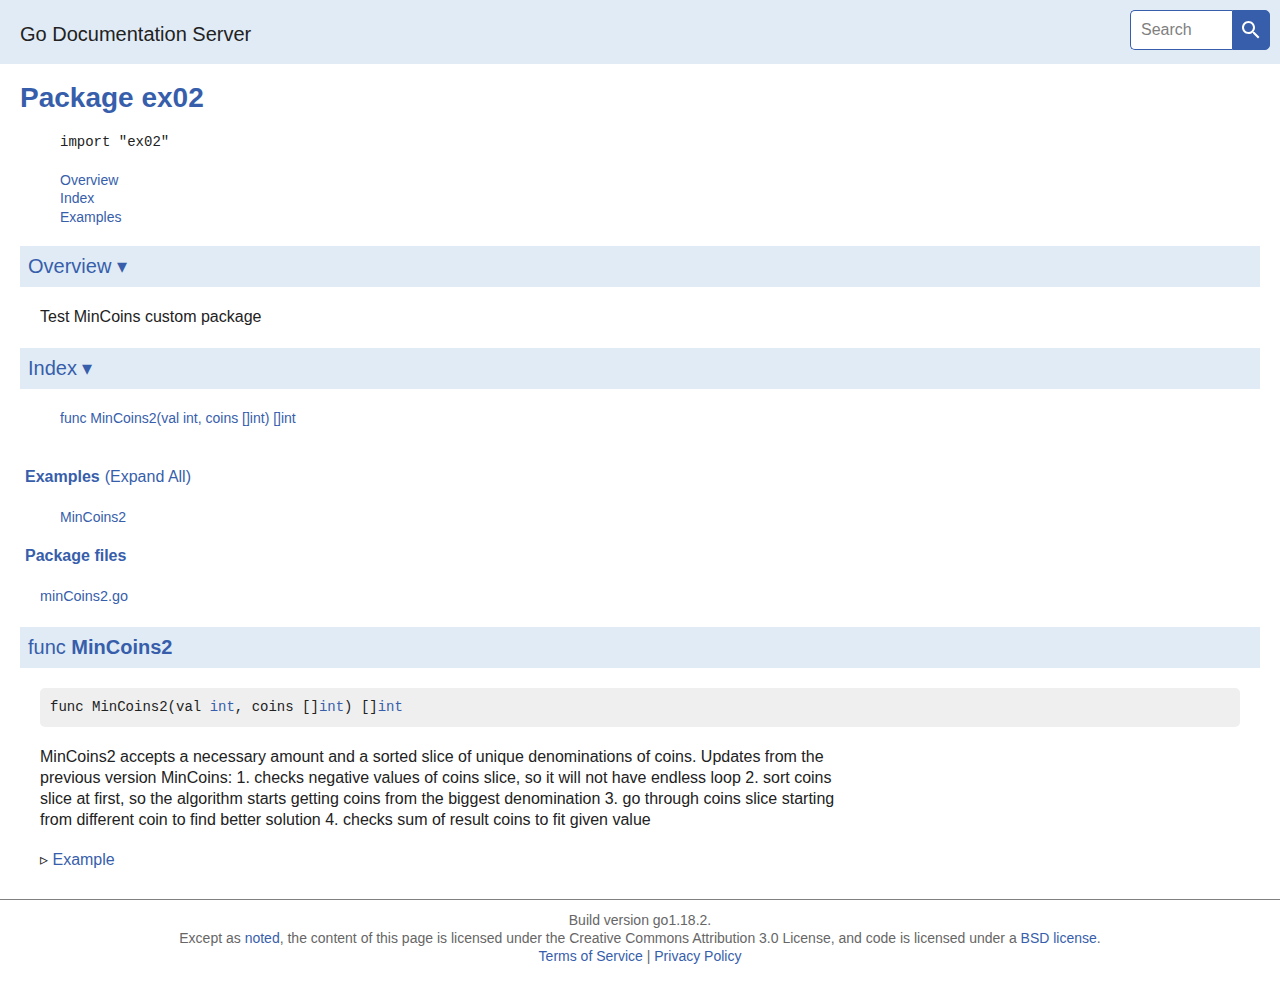
<file: 07-testing/ex02/doc.html>
<!DOCTYPE html>
<html>
<head>
<meta http-equiv="Content-Type" content="text/html; charset=utf-8">
<meta name="viewport" content="width=device-width, initial-scale=1">
<meta name="theme-color" content="#375EAB">

  <title>ex02 - Go Documentation Server</title>

<link type="text/css" rel="stylesheet" href="style.css">

<script>window.initFuncs = [];</script>
<script src="jquery.js" defer></script>



<script>var goVersion = "go1.18.2";</script>
<script src="godocs.js" defer></script>
</head>
<body>

<div id='lowframe' style="position: fixed; bottom: 0; left: 0; height: 0; width: 100%; border-top: thin solid grey; background-color: white; overflow: auto;">
...
</div><!-- #lowframe -->

<div id="topbar" class="wide"><div class="container">
<div class="top-heading" id="heading-wide"><a href="/pkg/">Go Documentation Server</a></div>
<div class="top-heading" id="heading-narrow"><a href="/pkg/">GoDoc</a></div>
<a href="#" id="menu-button"><span id="menu-button-arrow">&#9661;</span></a>
<form method="GET" action="/search">
<div id="menu">

<span class="search-box"><input type="search" id="search" name="q" placeholder="Search" aria-label="Search" required><button type="submit"><span><!-- magnifying glass: --><svg width="24" height="24" viewBox="0 0 24 24"><title>submit search</title><path d="M15.5 14h-.79l-.28-.27C15.41 12.59 16 11.11 16 9.5 16 5.91 13.09 3 9.5 3S3 5.91 3 9.5 5.91 16 9.5 16c1.61 0 3.09-.59 4.23-1.57l.27.28v.79l5 4.99L20.49 19l-4.99-5zm-6 0C7.01 14 5 11.99 5 9.5S7.01 5 9.5 5 14 7.01 14 9.5 11.99 14 9.5 14z"/><path d="M0 0h24v24H0z" fill="none"/></svg></span></button></span>
</div>
</form>

</div></div>



<div id="page" class="wide">
<div class="container">


  <h1>
    Package ex02
    <span class="text-muted"></span>
  </h1>







<div id="nav"></div>


<!--
	Copyright 2009 The Go Authors. All rights reserved.
	Use of this source code is governed by a BSD-style
	license that can be found in the LICENSE file.
-->
<!--
	Note: Static (i.e., not template-generated) href and id
	attributes start with "pkg-" to make it impossible for
	them to conflict with generated attributes (some of which
	correspond to Go identifiers).
-->

	<script>
	document.ANALYSIS_DATA = null;
	document.CALLGRAPH = null;
	</script>

	
		
		<div id="short-nav">
			<dl>
			<dd><code>import "ex02"</code></dd>
			</dl>
			<dl>
			<dd><a href="#pkg-overview" class="overviewLink">Overview</a></dd>
			<dd><a href="#pkg-index" class="indexLink">Index</a></dd>
			
				<dd><a href="#pkg-examples" class="examplesLink">Examples</a></dd>
			
			
			</dl>
		</div>
		<!-- The package's Name is printed as title by the top-level template -->
		<div id="pkg-overview" class="toggleVisible">
			<div class="collapsed">
				<h2 class="toggleButton" title="Click to show Overview section">Overview ▹</h2>
			</div>
			<div class="expanded">
				<h2 class="toggleButton" title="Click to hide Overview section">Overview ▾</h2>
				<p>
Test MinCoins custom package
</p>

				
			</div>
		</div>

		<div id="pkg-index" class="toggleVisible">
		<div class="collapsed">
			<h2 class="toggleButton" title="Click to show Index section">Index ▹</h2>
		</div>
		<div class="expanded">
			<h2 class="toggleButton" title="Click to hide Index section">Index ▾</h2>

		<!-- Table of contents for API; must be named manual-nav to turn off auto nav. -->
			<div id="manual-nav">
			<dl>
			
			
			
				
				<dd><a href="#MinCoins2">func MinCoins2(val int, coins []int) []int</a></dd>
			
			
			
			</dl>
			</div><!-- #manual-nav -->

		
		<div id="pkg-examples">
			<h3>Examples</h3>
			<div class="js-expandAll expandAll collapsed">(Expand All)</div>
			<dl>
			
			<dd><a class="exampleLink" href="#example_MinCoins2">MinCoins2</a></dd>
			
			</dl>
		</div>
		

		
			<h3>Package files</h3>
			<p>
			<span style="font-size:90%">
			
				<a href="/src/ex02/minCoins2.go">minCoins2.go</a>
			
			</span>
			</p>
		
		</div><!-- .expanded -->
		</div><!-- #pkg-index -->

		

		
		
		
			
			
			<h2 id="MinCoins2">func <a href="/src/ex02/minCoins2.go?s=518:560#L4">MinCoins2</a>
				<a class="permalink" href="#MinCoins2">&#xb6;</a>
				
				
			</h2>
			<pre>func MinCoins2(val <a href="/pkg/builtin/#int">int</a>, coins []<a href="/pkg/builtin/#int">int</a>) []<a href="/pkg/builtin/#int">int</a></pre>
			<p>
MinCoins2 accepts a necessary amount and a sorted slice of unique denominations of coins.
Updates from the previous version MinCoins:
1. checks negative values of coins slice, so it will not have endless loop
2. sort coins slice at first, so the algorithm starts getting coins from the biggest denomination
3. go through coins slice starting from different coin to find better solution
4. checks sum of result coins to fit given value
</p>

			<div id="example_MinCoins2" class="toggle">
	<div class="collapsed">
		<p class="exampleHeading toggleButton">▹ <span class="text">Example</span></p>
	</div>
	<div class="expanded">
		<p class="exampleHeading toggleButton">▾ <span class="text">Example</span></p>
		
		
		
			<p>Code:</p>
			<pre class="code">result := MinCoins2(6, []int{4, 1, 3, 3})
fmt.Println(&#34;MinCoins2(6, []int{4, 1, 3, 3}) = &#34;, result)

<span class="comment"></pre>
			
			<p>Output:</p>
			<pre class="output">MinCoins2(6, []int{4, 1, 3, 3}) =  [3 3]
</pre>
			
		
	</div>
</div>

			

		
		
	

	







<div id="footer">
Build version go1.18.2.<br>
Except as <a href="https://developers.google.com/site-policies#restrictions">noted</a>,
the content of this page is licensed under the
Creative Commons Attribution 3.0 License,
and code is licensed under a <a href="/LICENSE">BSD license</a>.<br>
<a href="https://golang.org/doc/tos.html">Terms of Service</a> |
<a href="https://www.google.com/intl/en/policies/privacy/">Privacy Policy</a>
</div>

</div><!-- .container -->
</div><!-- #page -->
</body>
</html>
</file>
<file: 07-testing/ex02/style.css>
body {
    margin: 0;
    font-family: Arial, sans-serif;
    background-color: #fff;
    line-height: 1.3;
    text-align: center;
    color: #222;
}
textarea {
    /* Inherit text color from body avoiding illegible text in the case where the
       * user has inverted the browsers custom text and background colors. */
    color: inherit;
}
pre,
code {
    font-family: Menlo, monospace;
    font-size: 0.875rem;
}
pre {
    line-height: 1.4;
    overflow-x: auto;
}
pre .comment {
    color: #006600;
}
pre .highlight,
pre .highlight-comment,
pre .selection-highlight,
pre .selection-highlight-comment {
    background: #ffff00;
}
pre .selection,
pre .selection-comment {
    background: #ff9632;
}
pre .ln {
    color: #999;
    background: #efefef;
}
.ln {
    -webkit-user-select: none;
    -moz-user-select: none;
    -ms-user-select: none;
    user-select: none;

    /* Ensure 8 characters in the document - which due to floating
     * point rendering issues, might have a width of less than 1 each - are 8
     * characters wide, so a tab in the 9th position indents properly. See
     * https://github.com/webcompat/web-bugs/issues/17530#issuecomment-402675091
     * for more information. */
    display: inline-block;
    width: 8ch;
}

.search-nav {
    margin-left: 1.25rem;
    font-size: 0.875rem;
    column-gap: 1.25rem;
    column-fill: auto;
    column-width: 14rem;
}

.search-nav .indent {
    margin-left: 1.25rem;
}

a,
.exampleHeading .text,
.expandAll {
    color: #375eab;
    text-decoration: none;
}
a:hover,
.exampleHeading .text:hover,
.expandAll:hover {
    text-decoration: underline;
}
.article a {
    text-decoration: underline;
}
.article .title a {
    text-decoration: none;
}

.permalink {
    display: none;
}
:hover > .permalink {
    display: inline;
}

p,
li {
    max-width: 50rem;
    word-wrap: break-word;
}
p,
pre,
ul,
ol {
    margin: 1.25rem;
}
pre {
    background: #efefef;
    padding: 0.625rem;
    border-radius: 0.3125rem;
}

h1,
h2,
h3,
h4,
.rootHeading {
    margin: 1.25rem 0 1.25rem;
    padding: 0;
    color: #375eab;
    font-weight: bold;
}
h1 {
    font-size: 1.75rem;
    line-height: 1;
}
h1 .text-muted {
    color: #777;
}
h2 {
    font-size: 1.25rem;
    background: #e0ebf5;
    padding: 0.5rem;
    line-height: 1.25;
    font-weight: normal;
    overflow: auto;
    overflow-wrap: break-word;
}
h2 a {
    font-weight: bold;
}
h3 {
    font-size: 1.25rem;
    line-height: 1.25;
    overflow: auto;
    overflow-wrap: break-word;
}
h3,
h4 {
    margin: 1.25rem 0.3125rem;
}
h4 {
    font-size: 1rem;
}
.rootHeading {
    font-size: 1.25rem;
    margin: 0;
}

h2 > span,
h3 > span {
    float: right;
    margin: 0 25px 0 0;
    font-weight: normal;
    color: #5279c7;
}

dl {
    margin: 1.25rem;
}
dd {
    margin: 0 0 0 1.25rem;
}
dl,
dd {
    font-size: 0.875rem;
}
div#nav table td {
    vertical-align: top;
}

#pkg-index h3 {
    font-size: 1rem;
}
.pkg-dir {
    padding: 0 0.625rem;
}
.pkg-dir table {
    border-collapse: collapse;
    border-spacing: 0;
}
.pkg-name {
    padding-right: 0.625rem;
}
.alert {
    color: #aa0000;
}

.top-heading {
    float: left;
    padding: 1.313rem 0;
    font-size: 1.25rem;
    font-weight: normal;
}
.top-heading a {
    color: #222;
    text-decoration: none;
}

#pkg-examples h3 {
    float: left;
}

#pkg-examples dl {
    clear: both;
}

.expandAll {
    cursor: pointer;
    float: left;
    margin: 1.25rem 0;
}

div#topbar {
    background: #e0ebf5;
    height: 4rem;
    overflow: hidden;
}

div#page {
    width: 100%;
}
div#page > .container,
div#topbar > .container {
    text-align: left;
    margin-left: auto;
    margin-right: auto;
    padding: 0 1.25rem;
}
div#topbar > .container,
div#page > .container {
    max-width: 59.38rem;
}
div#page.wide > .container,
div#topbar.wide > .container {
    max-width: none;
}
div#plusone {
    float: right;
    clear: right;
    margin-top: 0.3125rem;
}

div#footer {
    text-align: center;
    color: #666;
    font-size: 0.875rem;
    margin: 2.5rem 0;
}

div#menu > a,
input#search,
div#learn .buttons a,
div.play .buttons a,
div#blog .read a,
#menu-button {
    padding: 0.625rem;

    text-decoration: none;
    font-size: 1rem;
    border-radius: 0.3125rem;
}
div#playground .buttons a,
div#menu > a,
input#search,
#menu-button {
    border: 0.0625rem solid #375eab;
}
div#playground .buttons a,
div#menu > a,
#menu-button {
    color: white;
    background: #375eab;
}
#playgroundButton.active {
    background: white;
    color: #375eab;
}
a#start,
div#learn .buttons a,
div.play .buttons a,
div#blog .read a {
    color: #222;
    border: 0.0625rem solid #375eab;
    background: #e0ebf5;
}
.download {
    width: 9.375rem;
}

div#menu {
    text-align: right;
    padding: 0.625rem;
    white-space: nowrap;
    max-height: 0;
    -moz-transition: max-height 0.25s linear;
    transition: max-height 0.25s linear;
    width: 100%;
}
div#menu.menu-visible {
    max-height: 31.25rem;
}
div#menu > a,
#menu-button {
    margin: 0.625rem 0.125rem;
    padding: 0.625rem;
}
::-webkit-input-placeholder {
    color: #7f7f7f;
    opacity: 1;
}
::placeholder {
    color: #7f7f7f;
    opacity: 1;
}
#menu .search-box {
    display: inline-flex;
    width: 8.75rem;
}
input#search {
    background: white;
    color: #222;
    box-sizing: border-box;
    -webkit-appearance: none;
    border-top-right-radius: 0;
    border-bottom-right-radius: 0;
    border-right: 0;
    margin-right: 0;
    flex-grow: 1;
    max-width: 100%;
    min-width: 5.625rem;
}
input#search:-webkit-search-decoration {
    -webkit-appearance: none;
}
input#search:-moz-ui-invalid {
    box-shadow: unset;
}
input#search + button {
    display: inline;
    font-size: 1em;
    background-color: #375eab;
    color: white;
    border: 0.0625rem solid #375eab;
    border-top-left-radius: 0;
    border-top-right-radius: 0.3125rem;
    border-bottom-left-radius: 0;
    border-bottom-right-radius: 0.3125rem;
    margin-left: 0;
    cursor: pointer;
}
input#search + button span {
    display: flex;
}
input#search + button svg {
    fill: white;
}

#menu-button {
    display: none;
    position: absolute;
    right: 0.3125rem;
    top: 0;
    margin-right: 0.3125rem;
}
#menu-button-arrow {
    display: inline-block;
}
.vertical-flip {
    transform: rotate(-180deg);
}

div.left {
    float: left;
    clear: left;
    margin-right: 2.5%;
}
div.right {
    float: right;
    clear: right;
    margin-left: 2.5%;
}
div.left,
div.right {
    width: 45%;
}

div#learn,
div#about {
    padding-top: 1.25rem;
}
div#learn h2,
div#about {
    margin: 0;
}
div#about {
    font-size: 1.25rem;
    margin: 0 auto 1.875rem;
}
a#start {
    display: block;
    padding: 0.625rem;

    text-align: center;
    text-decoration: none;
    border-radius: 0.3125rem;
}
a#start .big {
    display: block;
    font-weight: bold;
    font-size: 1.25rem;
}
a#start .desc {
    display: block;
    font-size: 0.875rem;
    font-weight: normal;
    margin-top: 0.3125rem;
}

div#learn .popout {
    float: right;
    display: block;
    cursor: pointer;
    font-size: 0.75rem;
    background: url(/doc/share.png) no-repeat;
    background-position: right center;
    padding: 0.375rem 1.688rem;
}
div#learn pre,
div#learn textarea {
    padding: 0;
    margin: 0;
    font-family: Menlo, monospace;
    font-size: 0.875rem;
}
div#learn .input {
    padding: 0.625rem;
    margin-top: 0.625rem;
    height: 9.375rem;

    border-top-left-radius: 0.3125rem;
    border-top-right-radius: 0.3125rem;
}
div#learn .input textarea {
    width: 100%;
    height: 100%;
    border: none;
    outline: none;
    resize: none;
}
div#learn .output {
    border-top: none !important;

    padding: 0.625rem;
    height: 3.688rem;
    overflow: auto;

    border-bottom-right-radius: 0.3125rem;
    border-bottom-left-radius: 0.3125rem;
}
div#learn .output pre {
    padding: 0;
    border-radius: 0;
}
div#learn .input,
div#learn .input textarea,
div#learn .output,
div#learn .output pre {
    background: #ffffd8;
}
div#learn .input,
div#learn .output {
    border: 0.0625rem solid #375eab;
}
div#learn .buttons {
    float: right;
    padding: 1.25rem 0 0.625rem 0;
    text-align: right;
}
div#learn .buttons a {
    height: 1rem;
    margin-left: 0.3125rem;
    padding: 0.625rem;
}
div#learn .toys {
    margin-top: 0.5rem;
}
div#learn .toys select {
    font-size: 0.875rem;
    border: 0.0625rem solid #375eab;
    margin: 0;
}
div#learn .output .exit {
    display: none;
}

div#video {
    max-width: 100%;
}
div#blog,
div#video {
    margin-top: 2.5rem;
}
div#blog > a,
div#blog > div,
div#blog > h2,
div#video > a,
div#video > div,
div#video > h2 {
    margin-bottom: 0.625rem;
}
div#blog .title,
div#video .title {
    display: block;
    font-size: 1.25rem;
}
div#blog .when {
    color: #666;
    font-size: 0.875rem;
}
div#blog .read {
    text-align: right;
}

@supports (--c: 0) {
    [style*='--aspect-ratio-padding:'] {
        position: relative;
        overflow: hidden;
        padding-top: var(--aspect-ratio-padding);
    }

    [style*='--aspect-ratio-padding:'] > * {
        position: absolute;
        top: 0;
        left: 0;
        width: 100%;
        height: 100%;
    }
}

.toggleButton {
    cursor: pointer;
}
.toggle > .collapsed {
    display: block;
}
.toggle > .expanded {
    display: none;
}
.toggleVisible > .collapsed {
    display: none;
}
.toggleVisible > .expanded {
    display: block;
}

table.codetable {
    margin-left: auto;
    margin-right: auto;
    border-style: none;
}
table.codetable td {
    padding-right: 0.625rem;
}
hr {
    border-style: none;
    border-top: 0.0625rem solid black;
}

img.gopher {
    float: right;
    margin-left: 0.625rem;
    margin-top: -2.5rem;
    margin-bottom: 0.625rem;
    z-index: -1;
}
h2 {
    clear: right;
}

/* example and drop-down playground */
div.play {
    padding: 0 1.25rem 2.5rem 1.25rem;
}
div.play pre,
div.play textarea,
div.play .lines {
    padding: 0;
    margin: 0;
    font-family: Menlo, monospace;
    font-size: 0.875rem;
}
div.play .input {
    padding: 0.625rem;
    margin-top: 0.625rem;

    border-top-left-radius: 0.3125rem;
    border-top-right-radius: 0.3125rem;

    overflow: hidden;
}
div.play .input textarea {
    width: 100%;
    height: 100%;
    border: none;
    outline: none;
    resize: none;

    overflow: hidden;
}
div#playground .input textarea {
    overflow: auto;
    resize: auto;
}
div.play .output {
    border-top: none !important;

    padding: 0.625rem;
    max-height: 12.5rem;
    overflow: auto;

    border-bottom-right-radius: 0.3125rem;
    border-bottom-left-radius: 0.3125rem;
}
div.play .output pre {
    padding: 0;
    border-radius: 0;
}
div.play .input,
div.play .input textarea,
div.play .output,
div.play .output pre {
    background: #ffffd8;
}
div.play .input,
div.play .output {
    border: 0.0625rem solid #375eab;
}
div.play .buttons {
    float: right;
    padding: 1.25rem 0 0.625rem 0;
    text-align: right;
}
div.play .buttons a {
    height: 1rem;
    margin-left: 0.3125rem;
    padding: 0.625rem;
    cursor: pointer;
}
.output .stderr {
    color: #933;
}
.output .system {
    color: #999;
}

/* drop-down playground */
div#playground {
    /* start hidden; revealed by javascript */
    display: none;
}
div#playground {
    position: absolute;
    top: 3.938rem;
    right: 1.25rem;
    padding: 0 0.625rem 0.625rem 0.625rem;
    z-index: 1;
    text-align: left;
    background: #e0ebf5;

    border: 0.0625rem solid #b0bbc5;
    border-top: none;

    border-bottom-left-radius: 0.3125rem;
    border-bottom-right-radius: 0.3125rem;
}
div#playground .code {
    width: 32.5rem;
    height: 12.5rem;
}
div#playground .output {
    height: 6.25rem;
}

/* Inline runnable snippets (play.js/initPlayground) */
#content .code pre,
#content .playground pre,
#content .output pre {
    margin: 0;
    padding: 0;
    background: none;
    border: none;
    outline: 0 solid transparent;
    overflow: auto;
}
#content .playground .number,
#content .code .number {
    color: #999;
}
#content .code,
#content .playground,
#content .output {
    width: auto;
    margin: 1.25rem;
    padding: 0.625rem;
    border-radius: 0.3125rem;
}
#content .code,
#content .playground {
    background: #e9e9e9;
}
#content .output {
    background: #202020;
}
#content .output .stdout,
#content .output pre {
    color: #e6e6e6;
}
#content .output .stderr,
#content .output .error {
    color: rgb(244, 74, 63);
}
#content .output .system,
#content .output .exit {
    color: rgb(255, 209, 77);
}
#content .buttons {
    position: relative;
    float: right;
    top: -3.125rem;
    right: 1.875rem;
}
#content .output .buttons {
    top: -3.75rem;
    right: 0;
    height: 0;
}
#content .buttons .kill {
    display: none;
    visibility: hidden;
}
a.error {
    font-weight: bold;
    color: white;
    background-color: darkred;
    border-bottom-left-radius: 0.25rem;
    border-bottom-right-radius: 0.25rem;
    border-top-left-radius: 0.25rem;
    border-top-right-radius: 0.25rem;
    padding: 0.125rem 0.25rem 0.125rem 0.25rem; /* TRBL */
}

#heading-narrow {
    display: none;
}

.downloading {
    background: #f9f9be;
    padding: 0.625rem;
    text-align: center;
    border-radius: 0.3125rem;
}

@media (max-width: 58.125em) {
    #heading-wide {
        display: none;
    }
    #heading-narrow {
        display: block;
    }
}

@media (max-width: 47.5em) {
    .container .left,
    .container .right {
        width: auto;
        float: none;
    }

    div#about {
        max-width: 31.25rem;
        text-align: center;
    }
}

@media (min-width: 43.75em) and (max-width: 62.5em) {
    div#menu > a {
        margin: 0.3125rem 0;
        font-size: 0.875rem;
    }

    input#search {
        font-size: 0.875rem;
    }
}

@media (max-width: 43.75em) {
    body {
        font-size: 0.9375rem;
    }

    div#playground {
        left: 0;
        right: 0;
    }

    pre,
    code {
        font-size: 0.866rem;
    }

    div#page > .container {
        padding: 0 0.625rem;
    }

    div#topbar {
        height: auto;
        padding: 0.625rem;
    }

    div#topbar > .container {
        padding: 0;
    }

    #heading-wide {
        display: block;
    }
    #heading-narrow {
        display: none;
    }

    .top-heading {
        float: none;
        display: inline-block;
        padding: 0.75rem;
    }

    div#menu {
        padding: 0;
        min-width: 0;
        text-align: left;
        float: left;
    }

    div#menu > a {
        display: block;
        margin-left: 0;
        margin-right: 0;
    }

    #menu .search-box {
        display: flex;
        width: 100%;
    }

    #menu-button {
        display: inline-block;
    }

    p,
    pre,
    ul,
    ol {
        margin: 0.625rem;
    }

    .pkg-synopsis {
        display: none;
    }

    img.gopher {
        display: none;
    }
}

@media (max-width: 30em) {
    #heading-wide {
        display: none;
    }
    #heading-narrow {
        display: block;
    }
}

@media print {
    pre {
        background: #fff;
        border: 0.0625rem solid #bbb;
        white-space: pre-wrap;
    }
}
</file>
